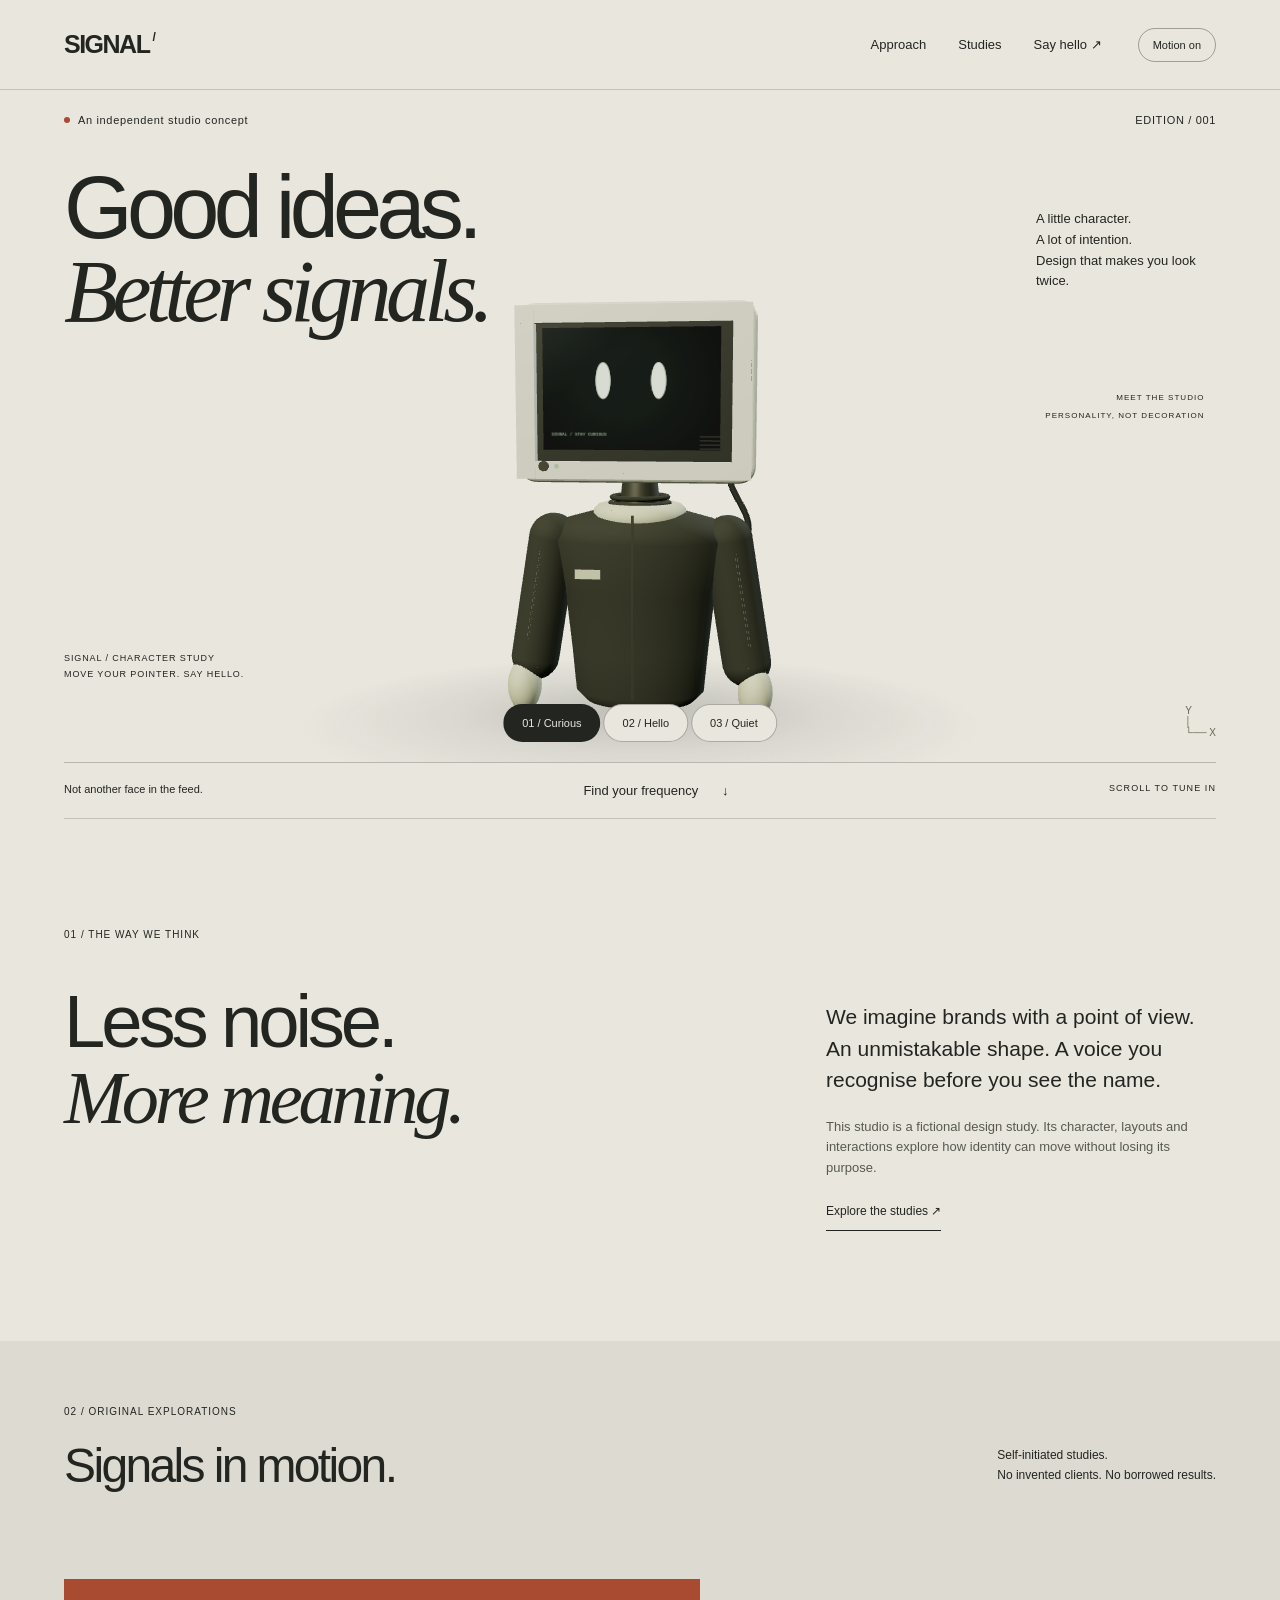
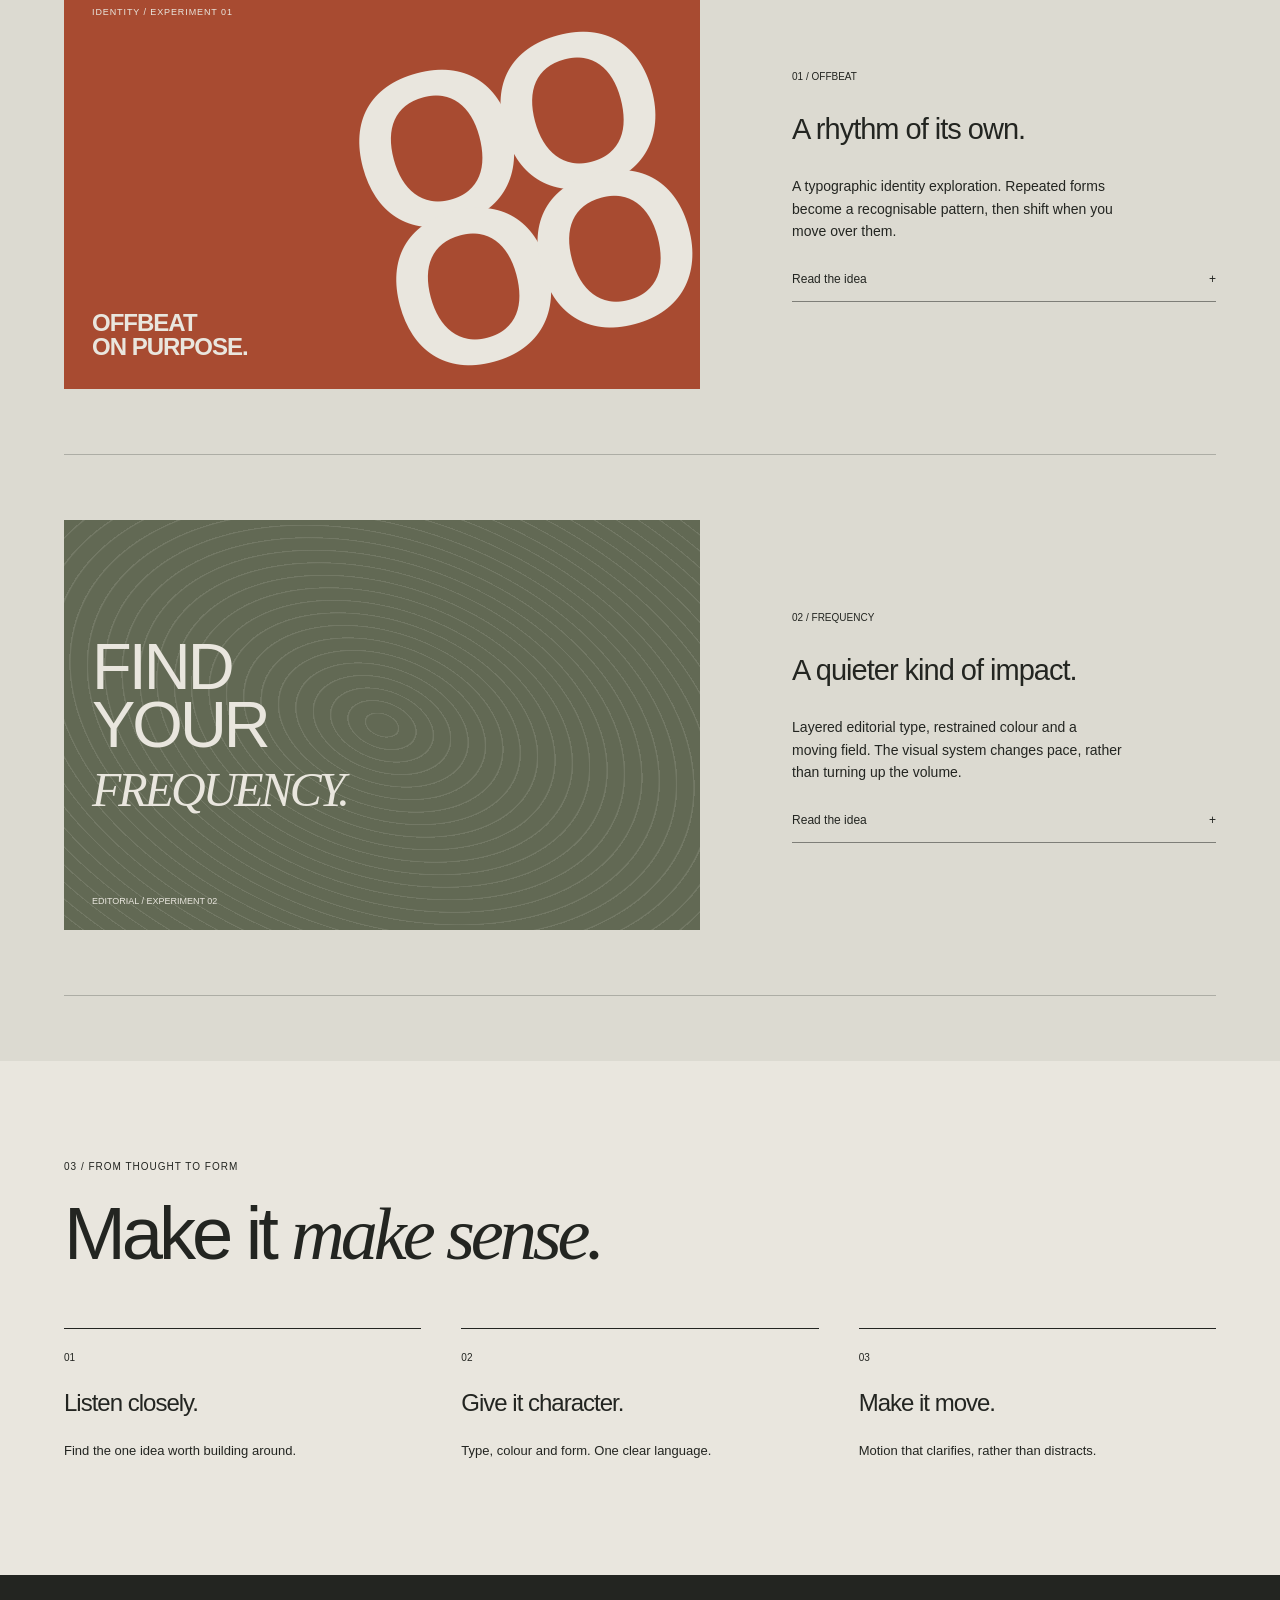
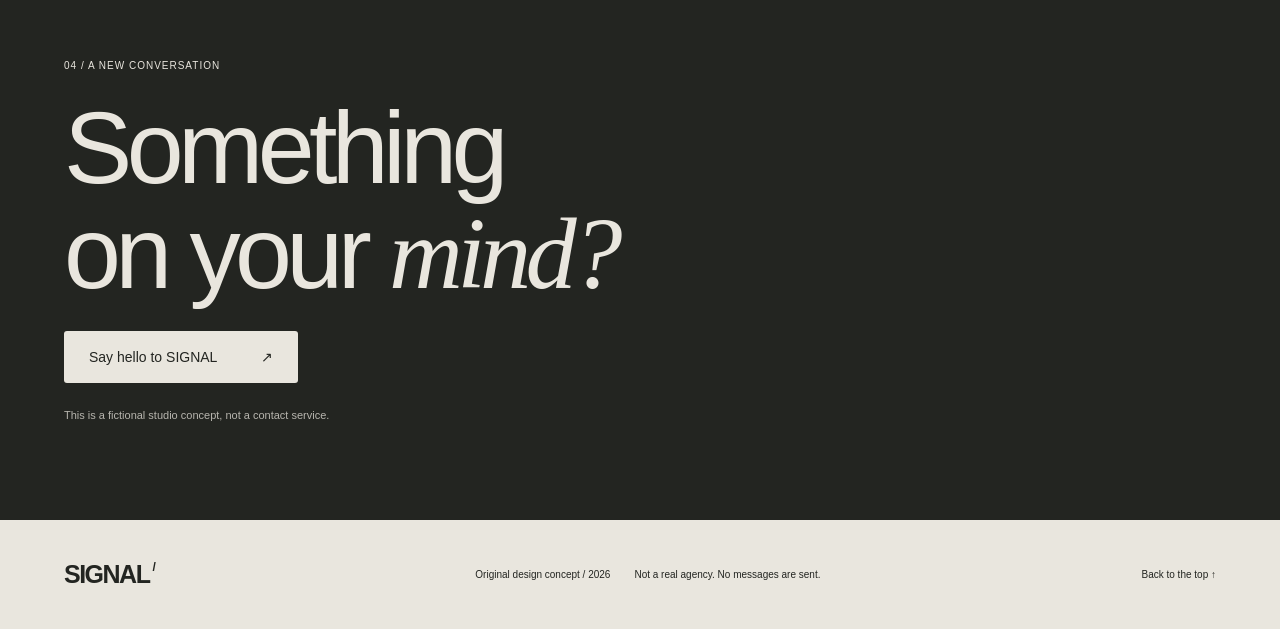
<file: 5-index.html>
<!DOCTYPE html><html lang="en"><head><meta charset="utf-8"><meta name="viewport" content="width=device-width,initial-scale=1"><meta name="theme-color" content="#e9e6de"><meta name="description" content="SIGNAL is an original interactive creative-agency design concept. Explore a tactile monitor character and motion-led editorial layouts."><link rel="icon" href="data:image/svg+xml,%3Csvg xmlns='http://www.w3.org/2000/svg' viewBox='0 0 64 64'%3E%3Crect x='8' y='10' width='48' height='36' rx='6' fill='%23e9e6de' stroke='%2322201c' stroke-width='4'/%3E%3Crect x='14' y='16' width='36' height='24' rx='3' fill='%2322201c'/%3E%3Cellipse cx='27' cy='28' rx='3' ry='5' fill='%23e9e6de'/%3E%3Cellipse cx='39' cy='28' rx='3' ry='5' fill='%23e9e6de'/%3E%3Crect x='28' y='46' width='8' height='8' fill='%2322201c'/%3E%3C/svg%3E"><link rel="canonical" href="https://signal-agency-concept.vercel.app/"><meta property="og:type" content="website"><meta property="og:title" content="SIGNAL / Independent minds, memorable work"><meta property="og:description" content="SIGNAL is an original interactive creative-agency design concept. Explore a tactile monitor character and motion-led editorial layouts."><meta property="og:url" content="https://signal-agency-concept.vercel.app/">
    <meta property="og:image" content="https://signal-agency-concept.vercel.app/1-sig-og.jpg">
    <meta property="og:image:width" content="1200">
    <meta property="og:image:height" content="630"><meta property="og:site_name" content="SIGNAL"><meta name="twitter:card" content="summary"><title>SIGNAL / Independent minds, memorable work</title><link rel="stylesheet" href="22-style.css"></head><body>
<header><a href="#home" class="logo" aria-label="Signal home">SIGNAL<span>/</span></a><nav aria-label="Main navigation"><a href="#approach">Approach</a><a href="#work">Studies</a><a href="#contact">Say hello ↗</a></nav><button id="motion" aria-pressed="true">Motion on</button></header>
<main><section id="home" class="hero"><div class="eyebrow"><span class="status"></span> An independent studio concept <span class="issue">EDITION / 001</span></div><div class="headline"><h1>Good ideas.<br><em>Better signals.</em></h1><p>A little character.<br>A lot of intention.<br>Design that makes you look twice.</p></div><div class="stage"><canvas id="scene" aria-label="Original three-dimensional character with a physical CRT monitor for a head"></canvas><div class="stage-label"><span>MEET THE STUDIO</span><span>PERSONALITY, NOT DECORATION</span></div><div class="coordinate">SIGNAL / CHARACTER STUDY<br>MOVE YOUR POINTER. SAY HELLO.</div><div class="expression" role="group" aria-label="Character expression"><button data-mood="curious" aria-pressed="true">01 / Curious</button><button data-mood="happy" aria-pressed="false">02 / Hello</button><button data-mood="sleep" aria-pressed="false">03 / Quiet</button></div><span class="axis">Y<br>│<br>└── X</span><p id="webgl-fallback" hidden>The interactive scene could not start on this browser. The rest of this concept remains available.</p></div><div class="hero-bottom"><span>Not another face in the feed.</span><a href="#approach">Find your frequency <span>↓</span></a><span>SCROLL TO TUNE IN</span></div></section>
<section id="approach" class="approach reveal"><div class="section-label">01 / THE WAY WE THINK</div><h2>Less noise.<br><em>More meaning.</em></h2><div class="approach-copy"><p>We imagine brands with a point of view. An unmistakable shape. A voice you recognise before you see the name.</p><p>This studio is a fictional design study. Its character, layouts and interactions explore how identity can move without losing its purpose.</p><a href="#work" class="text-link">Explore the studies ↗</a></div></section>
<section id="work" class="work"><div class="work-top"><div class="section-label">02 / ORIGINAL EXPLORATIONS</div><h2>Signals in motion.</h2><p>Self-initiated studies.<br>No invented clients. No borrowed results.</p></div><article class="study reveal"><div class="study-art poster"><div class="poster-caption">IDENTITY / EXPERIMENT 01</div><div class="type-loop" aria-hidden="true">OO<br>OO</div><div class="poster-bottom">OFFBEAT<br>ON PURPOSE.</div></div><div class="study-info"><span>01 / OFFBEAT</span><h3>A rhythm of its own.</h3><p>A typographic identity exploration. Repeated forms become a recognisable pattern, then shift when you move over them.</p><button class="details" aria-expanded="false">Read the idea <span>+</span></button><div class="detail" hidden>Original lettering and composition created for this concept. Pointer feedback is decorative; all information remains readable without motion.</div></div></article><article class="study reveal"><div class="study-art frequency"><div class="frequency-lines" aria-hidden="true"></div><div class="frequency-title">FIND<br>YOUR<br><em>FREQUENCY.</em></div><span>EDITORIAL / EXPERIMENT 02</span></div><div class="study-info"><span>02 / FREQUENCY</span><h3>A quieter kind of impact.</h3><p>Layered editorial type, restrained colour and a moving field. The visual system changes pace, rather than turning up the volume.</p><button class="details" aria-expanded="false">Read the idea <span>+</span></button><div class="detail" hidden>An original layout study in warm paper, olive and charcoal. No client campaign or commercial outcome is implied.</div></div></article></section>
<section class="process reveal"><div class="section-label">03 / FROM THOUGHT TO FORM</div><h2>Make it <em>make sense.</em></h2><div class="process-list"><div><span>01</span><h3>Listen closely.</h3><p>Find the one idea worth building around.</p></div><div><span>02</span><h3>Give it character.</h3><p>Type, colour and form. One clear language.</p></div><div><span>03</span><h3>Make it move.</h3><p>Motion that clarifies, rather than distracts.</p></div></div></section>
<section id="contact" class="contact reveal"><div class="section-label">04 / A NEW CONVERSATION</div><h2>Something<br>on your <em>mind?</em></h2><button id="hello">Say hello to SIGNAL <span>↗</span></button><p id="hello-state" role="status">This is a fictional studio concept, not a contact service.</p></section></main><footer><a href="#home" class="logo">SIGNAL<span>/</span></a><span>Original design concept / 2026</span><span>Not a real agency. No messages are sent.</span><a href="#home">Back to the top ↑</a></footer><script type="module" src="21-scene.js"></script></body></html>
</file>
<file: 22-style.css>
:root{--paper:#e9e6de;--ink:#232521;--olive:#626954;--rust:#a84b31}*{box-sizing:border-box}html{scroll-behavior:smooth;scroll-padding-top:100px}body{margin:0;background:var(--paper);color:var(--ink);font-family:Arial,Helvetica,sans-serif}button,a{-webkit-tap-highlight-color:transparent}button{font:inherit;color:inherit;cursor:pointer}a{color:inherit;text-decoration:none}button:focus-visible,a:focus-visible{outline:2px solid var(--rust);outline-offset:5px}button:active,a:active{transform:translateY(2px)}header{height:90px;display:flex;align-items:center;border-bottom:1px solid #23252130;padding:0 5%;gap:36px}header .logo{margin-right:auto}.logo{font-size:25px;letter-spacing:-1.5px;font-weight:800}.logo span{font-size:12px;vertical-align:top;margin-left:3px}nav{display:flex;gap:32px;font-size:13px}header button{border:1px solid #23252160;background:transparent;padding:10px 14px;border-radius:24px;font-size:11px}.hero{padding:24px 5% 0}.eyebrow{display:flex;align-items:center;gap:8px;font-size:11px;letter-spacing:.06em}.status{width:6px;height:6px;background:var(--rust);border-radius:50%}.issue{margin-left:auto}.headline{display:flex;justify-content:space-between;align-items:center;position:relative;z-index:2;pointer-events:none}.headline h1{font-size:clamp(48px,6.9vw,105px);line-height:.94;letter-spacing:-.065em;font-weight:500;margin:40px 0 0}.headline em,h2 em,.frequency-title em{font-family:Georgia,serif;font-weight:400}.headline p{font-size:13px;line-height:1.6;margin-top:55px;width:180px}.stage{height:510px;margin-top:-80px;position:relative;overflow:hidden;border-bottom:1px solid #23252140}canvas{width:100%;height:100%;display:block}.stage-label{position:absolute;top:140px;right:1%;font-size:8px;letter-spacing:.13em;display:grid;gap:9px;text-align:right}.coordinate{position:absolute;left:0;bottom:80px;font-size:9px;line-height:1.8;letter-spacing:.1em}.expression{position:absolute;bottom:20px;left:50%;transform:translateX(-50%);display:flex;gap:3px;white-space:nowrap}.expression button{background:var(--paper);border:1px solid #23252150;border-radius:24px;padding:12px 18px;font-size:11px}.expression button[aria-pressed=true]{background:var(--ink);color:var(--paper)}.axis{position:absolute;right:0;bottom:24px;font-size:10px;color:var(--olive)}#webgl-fallback{position:absolute;top:45%;left:20%;right:20%;background:var(--paper);padding:24px;font-size:14px}.hero-bottom{display:flex;justify-content:space-between;padding:20px 0;font-size:11px;border-bottom:1px solid #23252130}.hero-bottom>a{font-size:13px}.hero-bottom>a span{margin-left:20px}.hero-bottom>span:last-child{font-size:9px;letter-spacing:.12em}.section-label{font-size:10px;letter-spacing:.1em}h2{font-size:clamp(42px,5.8vw,78px);font-weight:500;letter-spacing:-.055em;line-height:1.03;margin:24px 0}p{line-height:1.6}.approach{display:grid;grid-template-columns:1fr 1fr;padding:110px 5%;gap:20px}.approach>.section-label{grid-column:1/-1}.approach-copy{max-width:390px;margin-left:auto;padding-top:20px}.approach-copy p:first-child{font-size:21px;line-height:1.5}.approach-copy p:nth-child(2){font-size:13px;color:#575a51}.text-link{display:inline-block;border-bottom:1px solid var(--ink);padding:12px 0;font-size:12px}.work{padding:65px 5%;background:#dcdad1}.work-top{display:grid;grid-template-columns:1fr 1fr}.work-top>.section-label{grid-column:1/-1}.work-top h2{font-size:48px}.work-top>p{font-size:12px;justify-self:end;align-self:center}.study{display:grid;grid-template-columns:1.5fr 1fr;gap:8%;margin-top:65px;padding-bottom:65px;border-bottom:1px solid #23252140}.study-art{min-height:410px;position:relative;overflow:hidden}.poster{background:var(--rust);color:var(--paper);padding:28px}.poster-caption{font-size:9px;letter-spacing:.1em}.type-loop{font-weight:800;font-size:220px;letter-spacing:-25px;line-height:.65;position:absolute;right:40px;top:80px;transform:rotate(-15deg);transition:transform .6s cubic-bezier(.2,.8,.2,1)}.poster:hover .type-loop{transform:rotate(5deg) scale(1.03)}.poster-bottom{position:absolute;bottom:30px;font-size:24px;line-height:1;font-weight:700;letter-spacing:-1px}.study-info{align-self:center}.study-info>span{font-size:10px}.study-info h3{font-size:29px;letter-spacing:-1px;font-weight:500}.study-info p{font-size:14px;max-width:330px}.details{margin-top:15px;background:transparent;border:0;border-bottom:1px solid #23252180;width:100%;padding:15px 0;text-align:left;font-size:12px;display:flex;justify-content:space-between}.detail{font-size:12px;line-height:1.6;margin-top:16px}.frequency{background:var(--olive);color:var(--paper);padding:28px;display:flex;flex-direction:column;justify-content:center}.frequency-title{font-size:65px;letter-spacing:-3px;line-height:.9;z-index:1}.frequency-title em{font-size:48px}.frequency>span{position:absolute;bottom:24px;font-size:9px}.frequency-lines{position:absolute;inset:-50%;background:repeating-radial-gradient(ellipse at center,transparent 0px,transparent 16px,#e9e6de20 17px,#e9e6de20 18px);transform:rotate(20deg);animation:none}@keyframes tune{to{transform:rotate(-10deg) translate(5%,8%)}}.process{padding:100px 5%}.process-list{margin-top:55px;display:grid;grid-template-columns:repeat(3,1fr);gap:40px}.process-list>div{border-top:1px solid var(--ink);padding-top:18px}.process-list span{font-size:10px}.process-list h3{font-weight:500;font-size:24px;letter-spacing:-1px}.process-list p{font-size:13px}.contact{padding:85px 5%;background:var(--ink);color:var(--paper);position:relative}.contact h2{font-size:clamp(65px,8vw,110px)}.contact button{padding:18px 25px;background:var(--paper);color:var(--ink);border:0;border-radius:3px;font-size:14px}.contact button span{margin-left:40px}.contact>p{font-size:11px;margin-top:24px;opacity:.75}footer{padding:40px 5%;display:flex;gap:24px;align-items:center;font-size:10px}footer .logo{margin-right:auto}footer a:last-child{margin-left:auto}.reveal{transition:opacity .7s,transform .7s}.js .reveal:not(.seen){opacity:0;transform:translateY(24px)}body.paused *,body.reduced *{animation-play-state:paused!important}body.paused html{scroll-behavior:auto}@media(max-width:700px){header{height:72px;padding:0 6%;gap:12px}header .logo{font-size:22px}nav{gap:14px;font-size:10px}nav a:first-child{display:none}header button{padding:9px;font-size:9px}.hero{padding:22px 6% 0}.eyebrow{font-size:8px}.issue{font-size:8px}.headline h1{font-size:55px;margin-top:34px}.headline p{display:none}.stage{height:430px;margin-top:8px;overflow:hidden}.stage-label{top:18px;font-size:7px;right:0}.coordinate{bottom:76px;font-size:7px;left:0;max-width:105px;background:var(--paper);padding:4px}.expression button{padding:12px 13px;font-size:10px}.axis{display:none}.hero-bottom{font-size:9px;gap:10px}.hero-bottom>a{font-size:10px}.hero-bottom>span:last-child{display:none}.approach{display:block;padding:70px 6%}.approach h2{font-size:59px}.approach-copy{padding:0;margin:0;max-width:none}.approach-copy p:first-child{font-size:19px}.work{padding:55px 6%}.work-top{display:block}.work-top h2{font-size:40px}.work-top>p{font-size:11px}.study{display:block;margin-top:36px;padding-bottom:38px}.study-art{min-height:330px}.type-loop{font-size:185px;right:30px;top:73px}.study-info{padding-top:25px}.study-info h3{font-size:27px;margin:16px 0}.frequency-title{font-size:54px}.frequency-title em{font-size:38px}.process{padding:65px 6%}.process h2{font-size:45px}.process-list{grid-template-columns:1fr;gap:25px;margin-top:30px}.process-list h3{margin:14px 0}.process-list p{margin-bottom:0}.contact{padding:65px 6%}.contact h2{font-size:67px}footer{padding:30px 6%;flex-wrap:wrap;gap:18px}footer .logo{width:100%}footer>span{font-size:9px}footer a:last-child{margin-left:0}.reveal{transition-duration:.45s}}@media(prefers-reduced-motion:reduce){html{scroll-behavior:auto}*,*:before,*:after{animation:none!important;transition:none!important}.js .reveal{opacity:1!important;transform:none!important}}

@media(max-width:700px){.coordinate{left:4px;top:18px;bottom:auto;max-width:115px;background:none;line-height:1.7}.stage-label{display:none}}

@media(min-width:701px) and (max-height:780px){.stage{height:420px}.headline h1{font-size:clamp(48px,6.4vw,82px)}.hero{padding-top:18px}.headline h1{margin-top:30px}.hero-bottom{padding:16px 0}}
</file>
